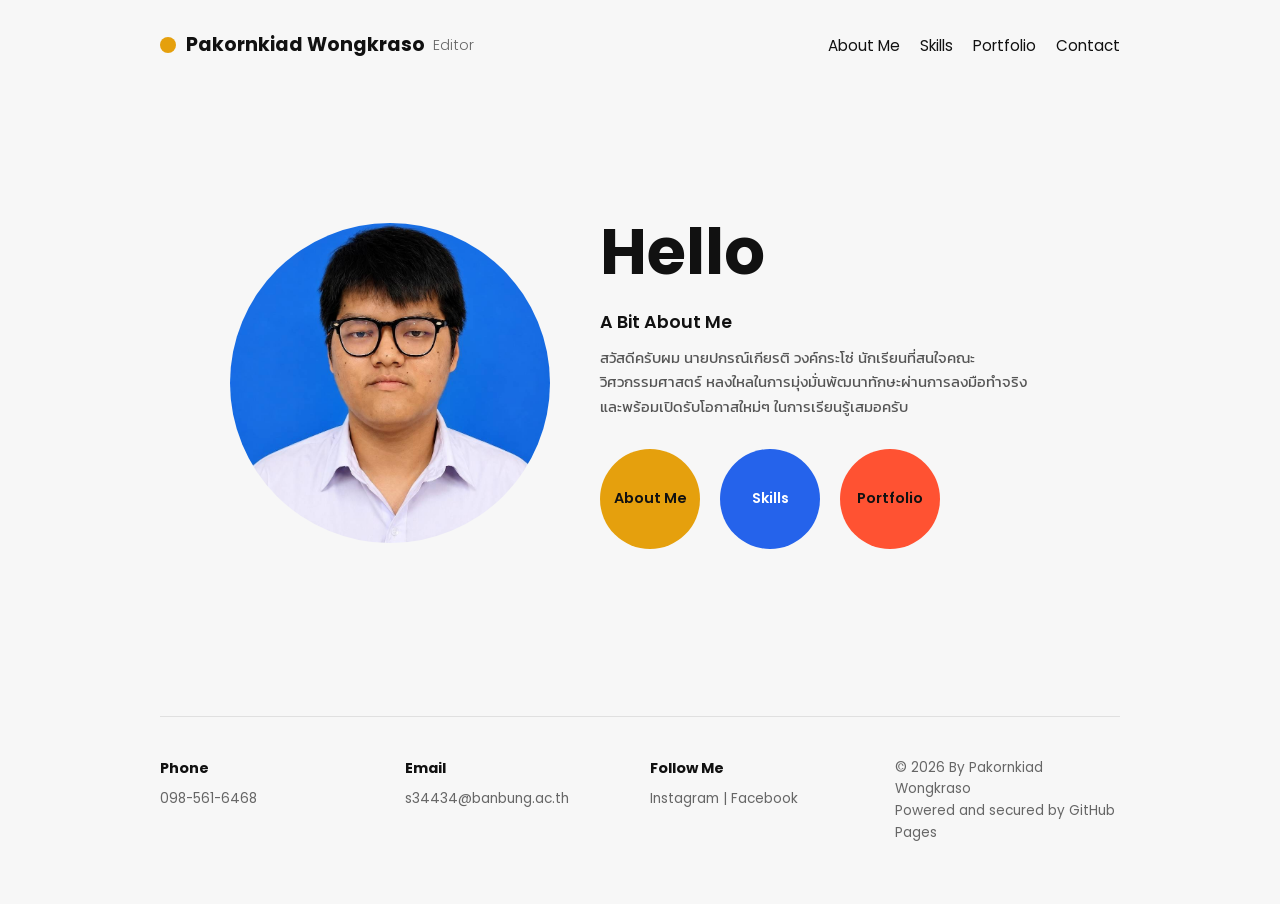
<file: index.html>
<!DOCTYPE html>
<html lang="th">
<head>
  <meta charset="UTF-8">
  <meta name="viewport" content="width=device-width, initial-scale=1.0">
  <title>Pakornkiad Wongkraso - Home</title>
  <link href="https://fonts.googleapis.com/css2?family=Kanit:wght@300;400;600&family=Poppins:wght@300;400;600;700&display=swap" rel="stylesheet">
  <link rel="stylesheet" href="style.css">
</head>
<body>

  <div class="container">
    <nav>
      <a href="index.html" class="logo">
        <div class="logo-dot"></div>
        Pakornkiad Wongkraso <span>Editor</span>
      </a>
      <ul class="nav-links">
        <li><a href="about.html">About Me</a></li>
        <li><a href="skills.html">Skills</a></li>
        <li><a href="portfolio.html">Portfolio</a></li>
        <li><a href="contact.html">Contact</a></li>
      </ul>
    </nav>

    <section class="hero">
      <div class="hero-img-container">
        <img src="profile.jpg" alt="Profile">
      </div>
      <div class="hero-content">
        <h1>Hello</h1>
        <h3>A Bit About Me</h3>
        <p>สวัสดีครับผม นายปกรณ์เกียรติ วงค์กระโซ่ นักเรียนที่สนใจคณะ วิศวกรรมศาสตร์ หลงใหลในการมุ่งมั่นพัฒนาทักษะผ่านการลงมือทำจริง และพร้อมเปิดรับโอกาสใหม่ๆ ในการเรียนรู้เสมอครับ</p>
        <div class="circle-buttons">
          <a href="about.html" class="btn-circle btn-yellow">About Me</a>
          <a href="skills.html" class="btn-circle btn-blue">Skills</a>
          <a href="portfolio.html" class="btn-circle btn-red">Portfolio</a>
        </div>
      </div>
    </section>

    <footer>
      <div class="footer-grid">
        <div class="footer-col">
          <h4>Phone</h4>
          <p>098-561-6468</p>
        </div>
        <div class="footer-col">
          <h4>Email</h4>
          <p>s34434@banbung.ac.th</p>
        </div>
        <div class="footer-col">
          <h4>Follow Me</h4>
          <p><a href="https://www.instagram.com/pakornkiad.w?stkn=eTB2OW9nMTAybW9l" target="_blank" rel="noopener noreferrer">Instagram</a> | 
  <a href="https://www.facebook.com/share/18WKj91gMg/" target="_blank" rel="noopener noreferrer">Facebook</a></p>
        </div>
        <div class="footer-col">
          <p>© 2026 By Pakornkiad Wongkraso<br>Powered and secured by GitHub Pages</p>
        </div>
      </div>
    </footer>
  </div>

</body>
</html>
</file>
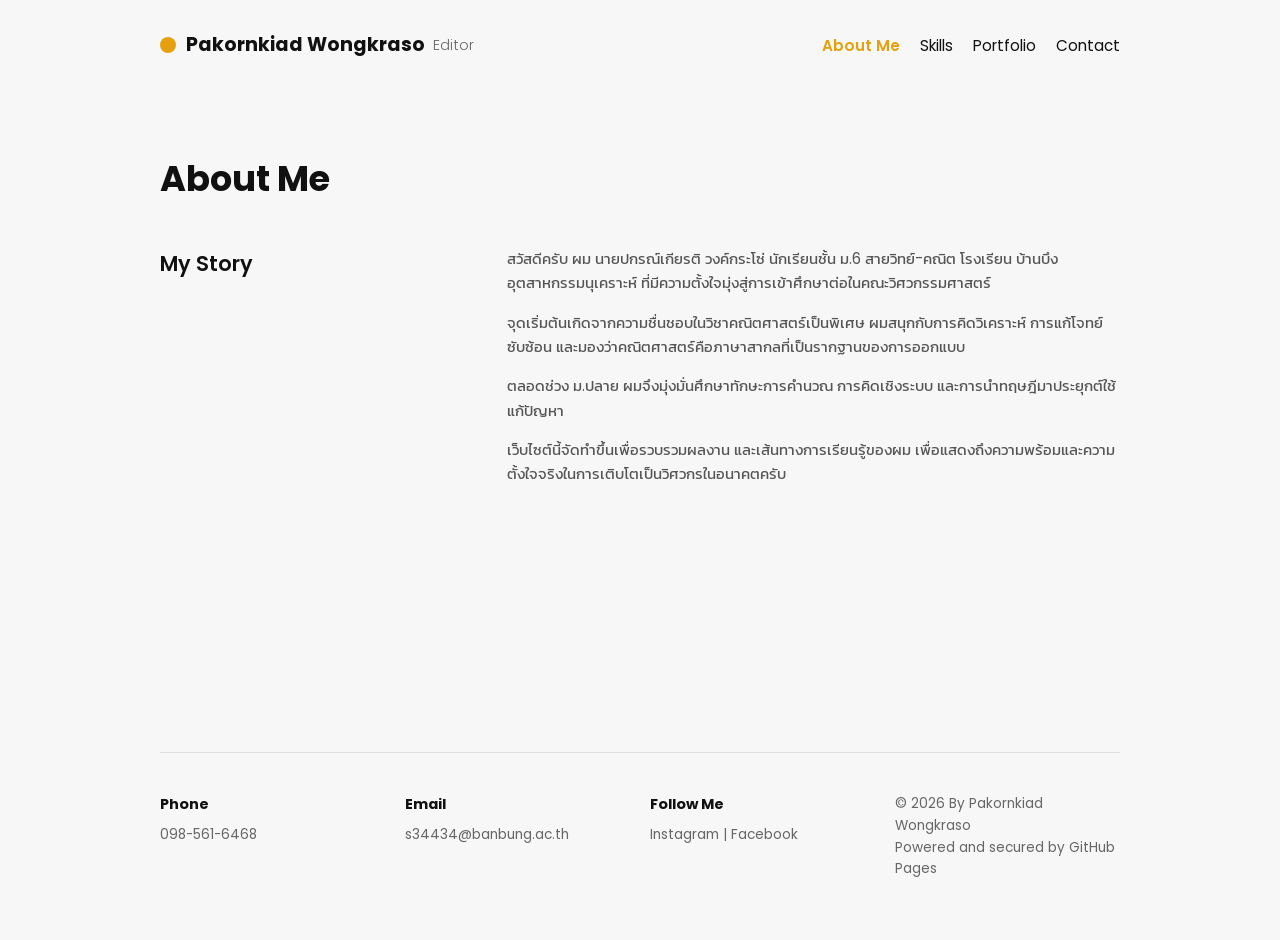
<file: about.html>
<!DOCTYPE html>
<html lang="th">
<head>
  <meta charset="UTF-8">
  <meta name="viewport" content="width=device-width, initial-scale=1.0">
  <title>Pakornkiad Wongkraso - About Me</title>
  <link href="https://fonts.googleapis.com/css2?family=Kanit:wght@300;400;600&family=Poppins:wght@300;400;600;700&display=swap" rel="stylesheet">
  <link rel="stylesheet" href="style.css">
</head>
<body>

  <div class="container">
    <nav>
      <a href="index.html" class="logo">
        <div class="logo-dot"></div>
        Pakornkiad Wongkraso <span>Editor</span>
      </a>
      <ul class="nav-links">
        <li><a href="about.html" class="active">About Me</a></li>
        <li><a href="skills.html">Skills</a></li>
        <li><a href="portfolio.html">Portfolio</a></li>
        <li><a href="contact.html">Contact</a></li>
      </ul>
    </nav>

    <section>
      <h2 class="section-title">About Me</h2>
      <div class="about-grid">
        <div>
          <h3>My Story</h3>
        </div>
        <div>
          <p>สวัสดีครับ ผม นายปกรณ์เกียรติ วงค์กระโซ่ นักเรียนชั้น ม.6 สายวิทย์-คณิต โรงเรียน บ้านบึงอุตสาหกรรมนุเคราะห์ ที่มีความตั้งใจมุ่งสู่การเข้าศึกษาต่อในคณะวิศวกรรมศาสตร์</p>
          <p>จุดเริ่มต้นเกิดจากความชื่นชอบในวิชาคณิตศาสตร์เป็นพิเศษ ผมสนุกกับการคิดวิเคราะห์ การแก้โจทย์ซับซ้อน และมองว่าคณิตศาสตร์คือภาษาสากลที่เป็นรากฐานของการออกแบบ</p>
          <p>ตลอดช่วง ม.ปลาย ผมจึงมุ่งมั่นศึกษาทักษะการคำนวณ การคิดเชิงระบบ และการนำทฤษฎีมาประยุกต์ใช้แก้ปัญหา</p>
          <p>เว็บไซต์นี้จัดทำขึ้นเพื่อรวบรวมผลงาน และเส้นทางการเรียนรู้ของผม เพื่อแสดงถึงความพร้อมและความตั้งใจจริงในการเติบโตเป็นวิศวกรในอนาคตครับ</p>
        </div>
      </div>
    </section>

    <footer>
      <div class="footer-grid">
        <div class="footer-col">
          <h4>Phone</h4>
          <p>098-561-6468</p>
        </div>
        <div class="footer-col">
          <h4>Email</h4>
          <p>s34434@banbung.ac.th</p>
        </div>
        <div class="footer-col">
          <h4>Follow Me</h4>
          <p><a href="https://www.instagram.com/pakornkiad.w?stkn=eTB2OW9nMTAybW9l" target="_blank" rel="noopener noreferrer">Instagram</a> | 
  <a href="https://www.facebook.com/share/18WKj91gMg/" target="_blank" rel="noopener noreferrer">Facebook</a></p>
        </div>
        <div class="footer-col">
          <p>© 2026 By Pakornkiad Wongkraso<br>Powered and secured by GitHub Pages</p>
        </div>
      </div>
    </footer>
  </div>

</body>
</html>
</file>
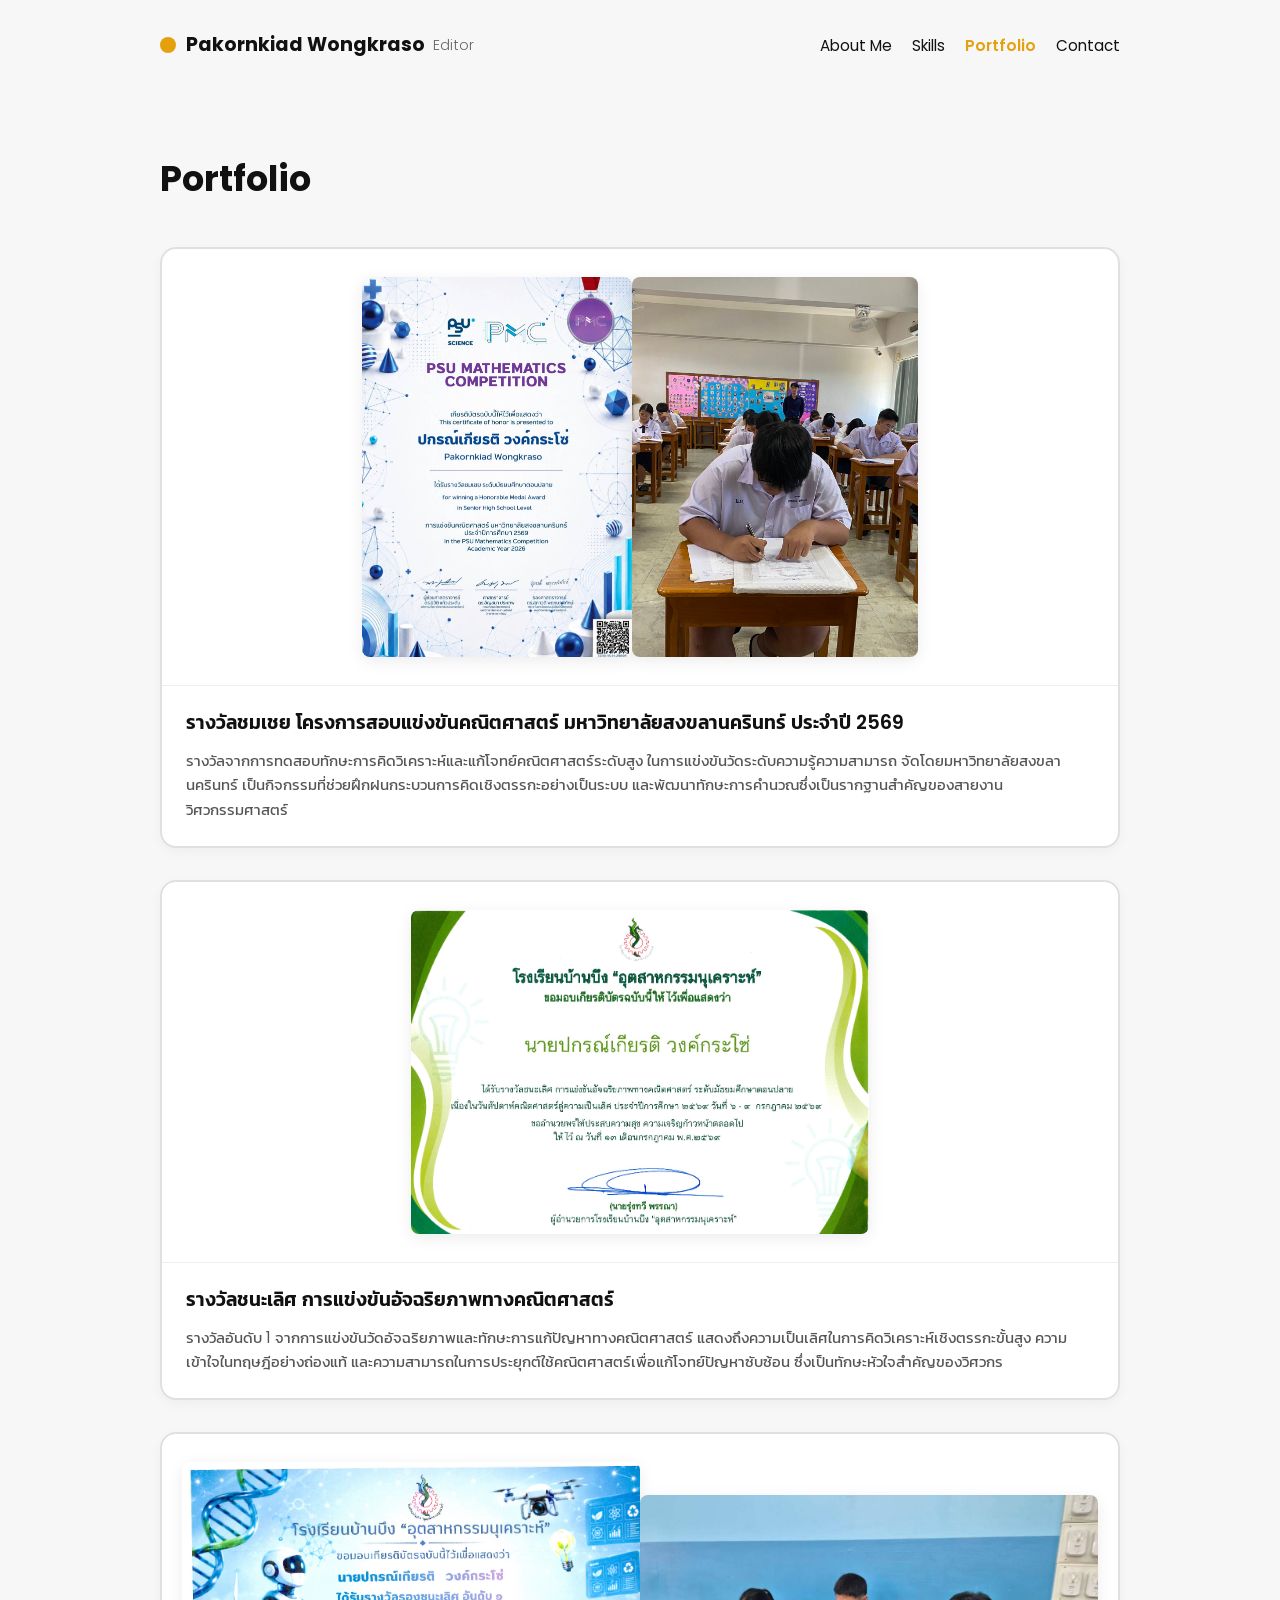
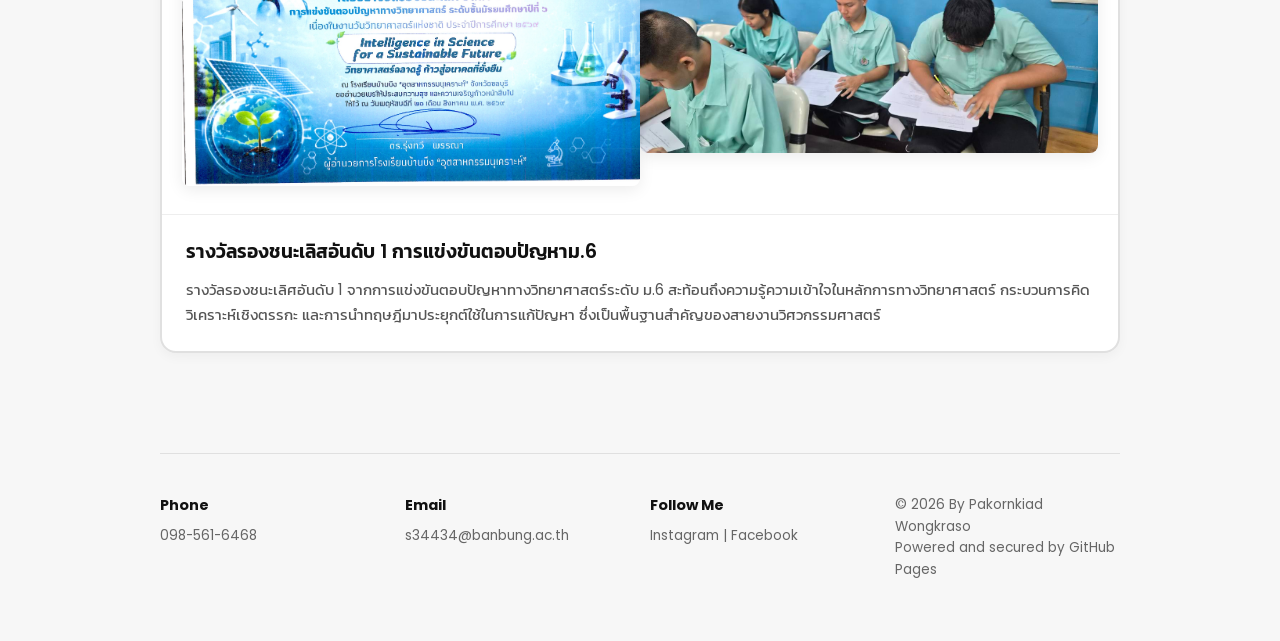
<file: portfolio.html>
<!DOCTYPE html>
<html lang="th">
<head>
  <meta charset="UTF-8">
  <meta name="viewport" content="width=device-width, initial-scale=1.0">
  <title>Pakornkiad Wongkraso - Portfolio</title>
  <link href="https://fonts.googleapis.com/css2?family=Kanit:wght@300;400;600&family=Poppins:wght@300;400;600;700&display=swap" rel="stylesheet">
  <link rel="stylesheet" href="style.css">
</head>
<body>

  <div class="container">
    <nav>
      <a href="index.html" class="logo">
        <div class="logo-dot"></div>
        Pakornkiad Wongkraso <span>Editor</span>
      </a>
      <ul class="nav-links">
        <li><a href="about.html">About Me</a></li>
        <li><a href="skills.html">Skills</a></li>
        <li><a href="portfolio.html" class="active">Portfolio</a></li>
        <li><a href="contact.html">Contact</a></li>
      </ul>
    </nav>

    <section>
      <h2 class="section-title">Portfolio</h2>

      <div class="portfolio-container">
        <!-- Portfolio 01 -->
        <div class="portfolio-item">
          <div class="portfolio-img">
            <img src="image_01.jpg" alt="Portfolio 01">
            <img src="8928.jpg" alt="Portfolio 01-1">
          </div>
          <div class="portfolio-info">
            <h3>รางวัลชมเชย โครงการสอบแข่งขันคณิตศาสตร์ มหาวิทยาลัยสงขลานครินทร์ ประจำปี 2569</h3>
            <p>รางวัลจากการทดสอบทักษะการคิดวิเคราะห์และแก้โจทย์คณิตศาสตร์ระดับสูง ในการแข่งขันวัดระดับความรู้ความสามารถ จัดโดยมหาวิทยาลัยสงขลานครินทร์ เป็นกิจกรรมที่ช่วยฝึกฝนกระบวนการคิดเชิงตรรกะอย่างเป็นระบบ และพัฒนาทักษะการคำนวณซึ่งเป็นรากฐานสำคัญของสายงานวิศวกรรมศาสตร์</p>
          </div>
        </div>

        <!-- Portfolio 02 -->
        <div class="portfolio-item">
          <div class="portfolio-img">
            <img src="image_02.jpg" alt="Portfolio 02">
          </div>
          <div class="portfolio-info">
            <h3>รางวัลชนะเลิศ การแข่งขันอัจฉริยภาพทางคณิตศาสตร์</h3>
            <p>รางวัลอันดับ 1 จากการแข่งขันวัดอัจฉริยภาพและทักษะการแก้ปัญหาทางคณิตศาสตร์ แสดงถึงความเป็นเลิศในการคิดวิเคราะห์เชิงตรรกะขั้นสูง ความเข้าใจในทฤษฎีอย่างถ่องแท้ และความสามารถในการประยุกต์ใช้คณิตศาสตร์เพื่อแก้โจทย์ปัญหาซับซ้อน ซึ่งเป็นทักษะหัวใจสำคัญของวิศวกร</p>
          </div>
        </div>

        <!-- Portfolio 03 -->
        <div class="portfolio-item">
          <div class="portfolio-img">
            <img src="image_03.jpg" alt="Portfolio 03">
            <img src="8929.jpg" alt="Portfolio 03-1">
          </div>
          <div class="portfolio-info">
            <h3>รางวัลรองชนะเลิสอันดับ 1 การแข่งขันตอบปัญหาม.6</h3>
            <p>รางวัลรองชนะเลิศอันดับ 1 จากการแข่งขันตอบปัญหาทางวิทยาศาสตร์ระดับ ม.6 สะท้อนถึงความรู้ความเข้าใจในหลักการทางวิทยาศาสตร์ กระบวนการคิดวิเคราะห์เชิงตรรกะ และการนำทฤษฎีมาประยุกต์ใช้ในการแก้ปัญหา ซึ่งเป็นพื้นฐานสำคัญของสายงานวิศวกรรมศาสตร์</p>
          </div>
        </div>
      </div>
    </section>

    <footer>
      <div class="footer-grid">
        <div class="footer-col">
          <h4>Phone</h4>
          <p>098-561-6468</p>
        </div>
        <div class="footer-col">
          <h4>Email</h4>
          <p>s34434@banbung.ac.th</p>
        </div>
        <div class="footer-col">
          <h4>Follow Me</h4>
          <p><a href="https://www.instagram.com/pakornkiad.w?stkn=eTB2OW9nMTAybW9l" target="_blank" rel="noopener noreferrer">Instagram</a> | 
  <a href="https://www.facebook.com/share/18WKj91gMg/" target="_blank" rel="noopener noreferrer">Facebook</a></p>
        </div>
        <div class="footer-col">
          <p>© 2026 By Pakornkiad Wongkraso<br>Powered and secured by GitHub Pages</p>
        </div>
      </div>
    </footer>
  </div>

</body>
</html>
</file>
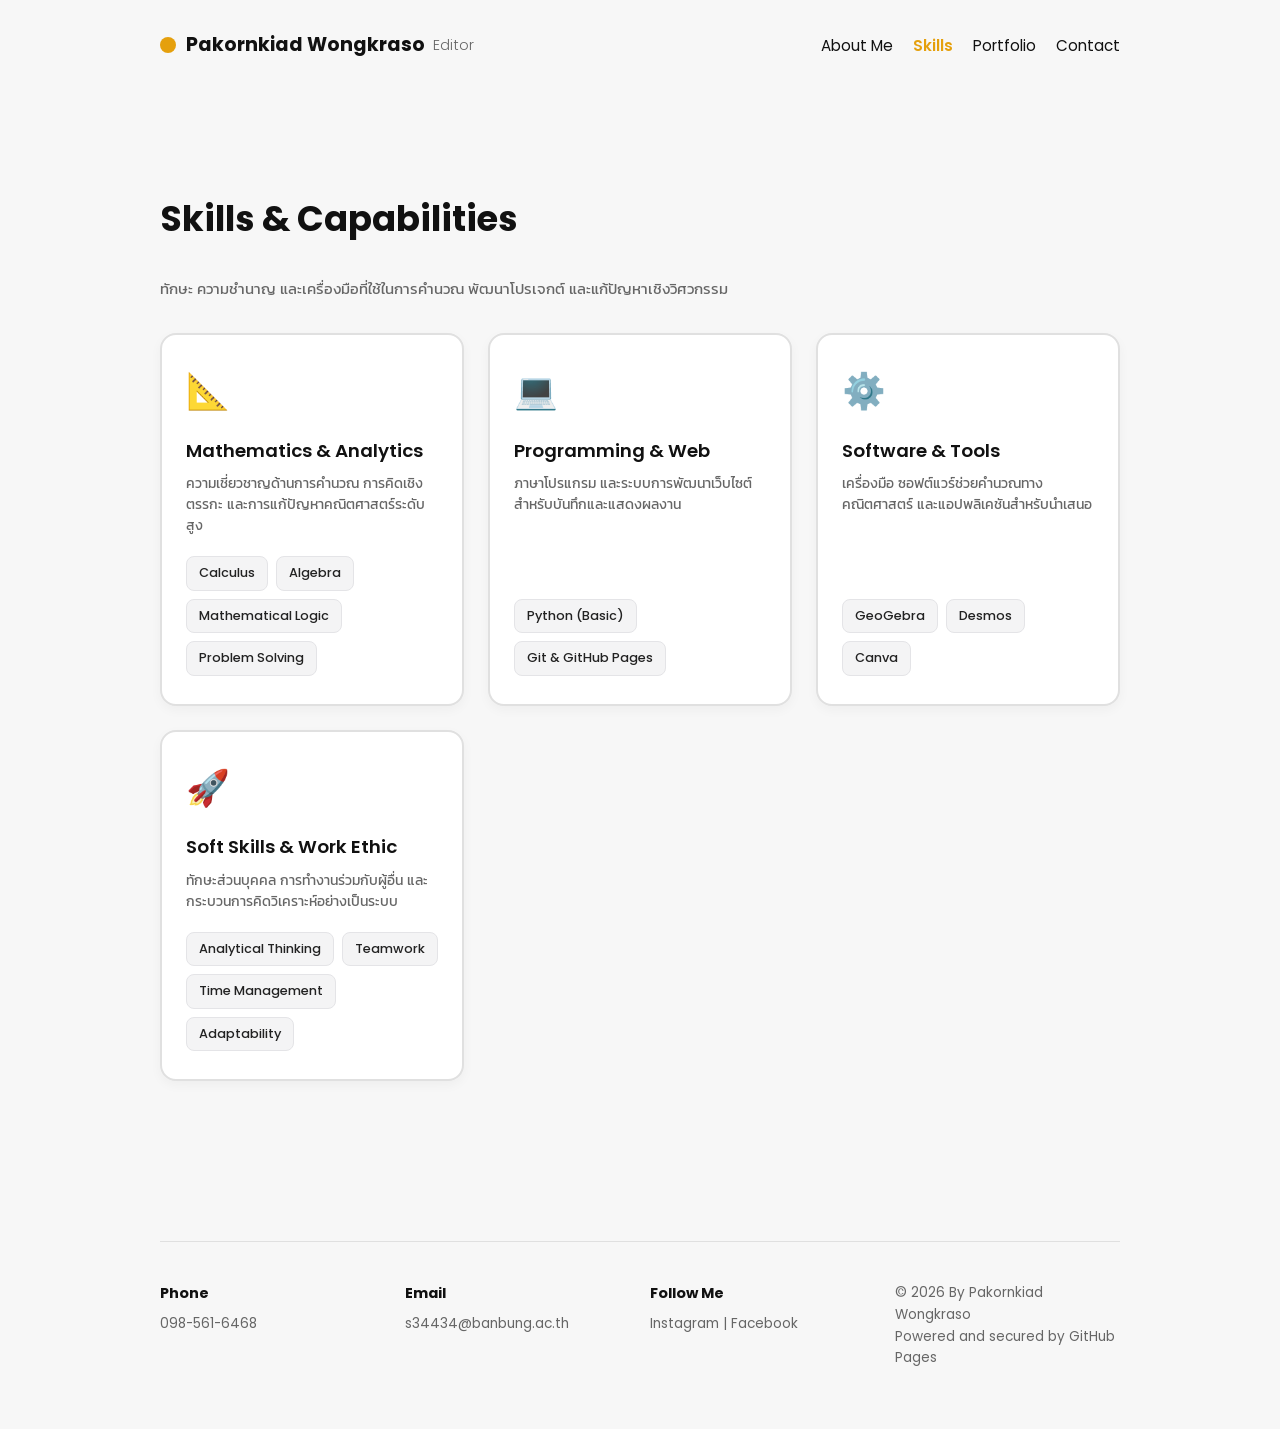
<file: skills.html>
<!DOCTYPE html>
<html lang="th">
<head>
  <meta charset="UTF-8">
  <meta name="viewport" content="width=device-width, initial-scale=1.0">
  <title>Pakornkiad Wongkraso - Skills</title>
  <link href="https://fonts.googleapis.com/css2?family=Kanit:wght@300;400;600&family=Poppins:wght@300;400;600;700&display=swap" rel="stylesheet">
  <link rel="stylesheet" href="style.css">
</head>
<body>

  <div class="container">
    <nav>
      <a href="index.html" class="logo">
        <div class="logo-dot"></div>
        Pakornkiad Wongkraso <span>Editor</span>
      </a>
      <ul class="nav-links">
        <li><a href="about.html">About Me</a></li>
        <li><a href="skills.html" class="active">Skills</a></li>
        <li><a href="portfolio.html">Portfolio</a></li>
        <li><a href="contact.html">Contact</a></li>
      </ul>
    </nav>

    <section style="margin-top: 40px;">
      <h2 class="section-title">Skills & Capabilities</h2>
      <p class="section-subtitle">ทักษะ ความชำนาญ และเครื่องมือที่ใช้ในการคำนวณ พัฒนาโปรเจกต์ และแก้ปัญหาเชิงวิศวกรรม</p>

      <div class="skills-grid">
        <!-- Card 1: Math & Science -->
        <div class="skills-card">
          <div class="skills-card-icon">📐</div>
          <h3>Mathematics & Analytics</h3>
          <p>ความเชี่ยวชาญด้านการคำนวณ การคิดเชิงตรรกะ และการแก้ปัญหาคณิตศาสตร์ระดับสูง</p>
          <div class="tag-container">
            <span class="skill-tag">Calculus</span>
            <span class="skill-tag">Algebra</span>
            <span class="skill-tag">Mathematical Logic</span>
            <span class="skill-tag">Problem Solving</span>
          </div>
        </div>

        <!-- Card 2: Programming & Web -->
        <div class="skills-card">
          <div class="skills-card-icon">💻</div>
          <h3>Programming & Web</h3>
          <p>ภาษาโปรแกรม และระบบการพัฒนาเว็บไซต์สำหรับบันทึกและแสดงผลงาน</p>
          <div class="tag-container">
            <span class="skill-tag">Python (Basic)</span>
            <span class="skill-tag">Git & GitHub Pages</span>
          </div>
        </div>

        <!-- Card 3: Engineering Tools -->
        <div class="skills-card">
          <div class="skills-card-icon">⚙️</div>
          <h3>Software & Tools</h3>
          <p>เครื่องมือ ซอฟต์แวร์ช่วยคำนวณทางคณิตศาสตร์ และแอปพลิเคชันสำหรับนำเสนอ</p>
          <div class="tag-container">
            <span class="skill-tag">GeoGebra</span>
            <span class="skill-tag">Desmos</span>
            <span class="skill-tag">Canva</span>
          </div>
        </div>

        <!-- Card 4: Soft Skills -->
        <div class="skills-card">
          <div class="skills-card-icon">🚀</div>
          <h3>Soft Skills & Work Ethic</h3>
          <p>ทักษะส่วนบุคคล การทำงานร่วมกับผู้อื่น และกระบวนการคิดวิเคราะห์อย่างเป็นระบบ</p>
          <div class="tag-container">
            <span class="skill-tag">Analytical Thinking</span>
            <span class="skill-tag">Teamwork</span>
            <span class="skill-tag">Time Management</span>
            <span class="skill-tag">Adaptability</span>
          </div>
        </div>
      </div>
    </section>

    <footer>
      <div class="footer-grid">
        <div class="footer-col">
          <h4>Phone</h4>
          <p>098-561-6468</p>
        </div>
        <div class="footer-col">
          <h4>Email</h4>
          <p>s34434@banbung.ac.th</p>
        </div>
        <div class="footer-col">
          <h4>Follow Me</h4>
          <p>
            <a href="https://www.instagram.com/pakornkiad.w?stkn=eTB2OW9nMTAybW9l" target="_blank" rel="noopener noreferrer">Instagram</a> | 
            <a href="https://www.facebook.com/share/18WKj91gMg/" target="_blank" rel="noopener noreferrer">Facebook</a>
          </p>
        </div>
        <div class="footer-col">
          <p>© 2026 By Pakornkiad Wongkraso<br>Powered and secured by GitHub Pages</p>
        </div>
      </div>
    </footer>
  </div>

</body>
</html>
</file>
<file: style.css>
* {
  box-sizing: border-box;
  margin: 0;
  padding: 0;
}

body {
  font-family: 'Poppins', 'Kanit', sans-serif;
  background-color: #f7f7f7;
  color: #111111;
  line-height: 1.6;
}

.container {
  max-width: 1000px;
  margin: 0 auto;
  padding: 0 20px;
}

/* --- Navigation --- */
nav {
  display: flex;
  justify-content: space-between;
  align-items: center;
  padding: 30px 0;
  background-color: #f7f7f7;
  position: sticky;
  top: 0;
  z-index: 100;
}

.logo {
  display: flex;
  align-items: center;
  font-weight: 700;
  font-size: 1.2rem;
  text-decoration: none;
  color: #111;
}

.logo-dot {
  width: 16px;
  height: 16px;
  background-color: #e5a00d;
  border-radius: 50%;
  margin-right: 10px;
}

.logo span {
  font-weight: 300;
  color: #666;
  font-size: 0.9rem;
  margin-left: 8px;
}

.nav-links {
  display: flex;
  list-style: none;
  gap: 20px;
}

.nav-links a {
  text-decoration: none;
  color: #111;
  font-size: 0.95rem;
  font-weight: 400;
  transition: color 0.3s;
}

.nav-links a:hover,
.nav-links a.active {
  color: #e5a00d;
  font-weight: 600;
}

/* --- Sections General --- */
section {
  padding: 60px 0;
}

/* --- Hero Section (index.html) --- */
.hero {
  display: flex;
  align-items: center;
  justify-content: center;
  gap: 50px;
  min-height: 65vh;
}

.hero-img-container {
  width: 320px;
  height: 320px;
  border-radius: 50%;
  overflow: hidden;
  flex-shrink: 0;
}

.hero-img-container img {
  width: 100%;
  height: 100%;
  object-fit: cover;
}

.hero-content {
  max-width: 450px;
}

.hero-content h1 {
  font-size: 4rem;
  font-weight: 700;
  line-height: 1.1;
  margin-bottom: 20px;
}

.hero-content h3 {
  font-size: 1.1rem;
  font-weight: 600;
  margin-bottom: 10px;
}

.hero-content p {
  color: #555;
  font-size: 0.95rem;
  margin-bottom: 30px;
}

.circle-buttons {
  display: flex;
  gap: 20px;
}

.btn-circle {
  width: 100px;
  height: 100px;
  border-radius: 50%;
  display: flex;
  justify-content: center;
  align-items: center;
  text-decoration: none;
  color: #111;
  font-weight: 600;
  font-size: 0.9rem;
  transition: transform 0.2s;
}

.btn-circle:hover {
  transform: scale(1.05);
}

.btn-yellow { background-color: #e5a00d; }
.btn-red { background-color: #ff5232; }

/* --- About Section (about.html) --- */
.section-title {
  font-size: 2.2rem;
  font-weight: 700;
  margin-bottom: 40px;
}

.about-grid {
  display: grid;
  grid-template-columns: 1fr 2fr;
  gap: 40px;
  min-height: 45vh;
}

.about-grid h3 {
  font-size: 1.3rem;
  font-weight: 600;
}

.about-grid p {
  color: #555;
  margin-bottom: 15px;
  font-size: 0.95rem;
}

/* --- Portfolio Card Layout (1 การ์ด/แถว + รูปขยายตามจริง) --- */
.portfolio-container {
  display: grid;
  grid-template-columns: 1fr;
  gap: 32px;
  margin-top: 30px;
}

.portfolio-item {
  background: #ffffff;
  border: 2px solid #e0e0e0;
  border-radius: 16px;
  overflow: hidden;
  display: flex;
  flex-direction: column;
  transition: all 0.3s cubic-bezier(0.16, 1, 0.3, 1);
  box-shadow: 0 4px 12px rgba(0, 0, 0, 0.04);
}

.portfolio-item:hover {
  transform: translateY(-8px);
  border-color: #111111;
  box-shadow: 0 16px 32px rgba(0, 0, 0, 0.1);
}

.portfolio-img {
  width: 100%;
  background-color: #f9fa0f2; /* สีพื้นหลังช่วยขับให้รูปโดดเด่น */
  display: flex;
  justify-content: center;
  align-items: center;
  padding: 28px 20px; /* เว้นระยะรอบรูป */
  border-bottom: 1px solid #eee;
}

.portfolio-img img {
  max-width: 50%; /* ปรับลดขนาดความกว้างภาพ (ปรับเป็น 60% - 80% ตามชอบได้ครับ) */
  max-height: 380px; /* จำกัดความสูงไม่ให้รูปยืดสูงเกินไป */
  width: auto;
  height: auto;
  border-radius: 8px; /* ความโค้งมนของขอบรูป */
  box-shadow: 0 4px 16px rgba(0, 0, 0, 0.08); /* เงาบางๆ ให้รูปดูลอยนวล */
  transition: transform 0.3s ease;
}

.portfolio-item:hover .portfolio-img img {
  transform: scale(1.03); /* เอฟเฟกต์ขยายเล็กน้อยตอน hover */
}
.portfolio-info {
  padding: 24px;
  display: flex;
  flex-direction: column;
  justify-content: space-between;
  flex-grow: 1;
}

.portfolio-info h3 {
  font-size: 1.2rem;
  font-weight: 600;
  color: #111;
  margin-bottom: 12px;
  line-height: 1.4;
}

.portfolio-info p {
  font-size: 0.95rem;
  color: #555;
  line-height: 1.6;
}

/* --- Footer --- */
footer {
  padding: 40px 0 60px;
  border-top: 1px solid #e0e0e0;
  margin-top: 40px;
}

.footer-grid {
  display: grid;
  grid-template-columns: repeat(4, 1fr);
  gap: 20px;
  font-size: 0.85rem;
}

.footer-col h4 {
  font-size: 0.9rem;
  margin-bottom: 8px;
}

.footer-col p, .footer-col a {
  color: #666;
  text-decoration: none;
}

.footer-col a:hover {
  color: #111;
}

/* Responsive */
@media (max-width: 768px) {
  .hero {
    flex-direction: column;
    text-align: center;
  }
  .circle-buttons {
    justify-content: center;
  }
  .about-grid, .portfolio-item, .footer-grid {
    grid-template-columns: 1fr;
  }
}

/* --- Contact Popup Styling --- */
.contact-page-bg {
  min-height: 100vh;
  position: relative;
  overflow: hidden;
}

/* พื้นหลังมืดและเบลอ (Backdrop Blur) */
.popup-overlay {
  position: fixed;
  top: 0;
  left: 0;
  width: 100%;
  height: 100%;
  background: rgba(0, 0, 0, 0.4);
  backdrop-filter: blur(8px);
  display: flex;
  justify-content: center;
  align-items: center;
  z-index: 999;
  padding: 20px;
}

/* กล่อง Popup เด้งขึ้นมา */
.popup-card {
  background: #ffffff;
  width: 100%;
  max-width: 440px;
  border-radius: 24px;
  padding: 32px 28px;
  box-shadow: 0 20px 50px rgba(0, 0, 0, 0.2);
  border: 1px solid rgba(255, 255, 255, 0.8);
  
  /* Animation เด้งขยาย */
  animation: popupScale 0.4s cubic-bezier(0.175, 0.885, 0.32, 1.275) forwards;
}

@keyframes popupScale {
  0% {
    opacity: 0;
    transform: scale(0.85) translateY(20px);
  }
  100% {
    opacity: 1;
    transform: scale(1) translateY(0);
  }
}

.popup-header {
  text-align: center;
  margin-bottom: 24px;
}

.popup-header .badge {
  background: #f0f0f0;
  color: #666;
  font-size: 0.75rem;
  font-weight: 700;
  letter-spacing: 1.5px;
  padding: 6px 12px;
  border-radius: 20px;
  display: inline-block;
  margin-bottom: 10px;
}

.popup-header h2 {
  font-size: 1.5rem;
  color: #111;
  margin-bottom: 6px;
}

.popup-header p {
  font-size: 0.88rem;
  color: #777;
}

.popup-actions {
  display: flex;
  flex-direction: column;
  gap: 12px;
}

/* ปุ่มการกระทำ (Action Card) */
.contact-action-btn {
  display: flex;
  align-items: center;
  padding: 14px 18px;
  background: #f9f9f9;
  border: 1.5px solid #eee;
  border-radius: 16px;
  text-decoration: none;
  color: #111;
  transition: all 0.25s ease;
}

.contact-action-btn:hover {
  transform: translateX(4px) translateY(-2px);
  background: #ffffff;
  border-color: #111;
  box-shadow: 0 8px 20px rgba(0, 0, 0, 0.08);
}

.btn-icon {
  font-size: 1.4rem;
  margin-right: 14px;
  width: 32px;
  text-align: center;
}

.btn-text {
  display: flex;
  flex-direction: column;
  flex-grow: 1;
}

.btn-text .title {
  font-size: 0.95rem;
  font-weight: 600;
  color: #111;
}

.btn-text .detail {
  font-size: 0.8rem;
  color: #666;
}

.arrow {
  font-size: 1.1rem;
  color: #aaa;
  transition: transform 0.25s ease, color 0.25s ease;
}

.contact-action-btn:hover .arrow {
  color: #111;
  transform: translate(2px, -2px);
}

.popup-footer {
  text-align: center;
  margin-top: 24px;
  padding-top: 16px;
  border-top: 1px solid #f0f0f0;
}

.back-home-btn {
  color: #888;
  font-size: 0.85rem;
  text-decoration: none;
  font-weight: 600;
  transition: color 0.2s ease;
}

.back-home-btn:hover {
  color: #111;
}
/* --- Skills Section Styling --- */
.section-subtitle {
  color: #666666;
  font-size: 0.95rem;
  margin-top: -10px;
  margin-bottom: 32px;
}

.skills-grid {
  display: grid;
  grid-template-columns: repeat(auto-fit, minmax(260px, 1fr));
  gap: 24px;
  margin-bottom: 60px;
}

.skills-card {
  background: #ffffff;
  border: 2px solid #e0e0e0;
  border-radius: 16px;
  padding: 28px 24px;
  transition: all 0.3s cubic-bezier(0.16, 1, 0.3, 1);
  display: flex;
  flex-direction: column;
  box-shadow: 0 4px 12px rgba(0, 0, 0, 0.04);
}

.skills-card:hover {
  transform: translateY(-6px);
  border-color: #111111;
  box-shadow: 0 16px 32px rgba(0, 0, 0, 0.08);
}

.skills-card-icon {
  font-size: 2.2rem;
  margin-bottom: 16px;
}

.skills-card h3 {
  font-size: 1.15rem;
  font-weight: 600;
  color: #111111;
  margin-bottom: 8px;
}

.skills-card p {
  font-size: 0.88rem;
  color: #666666;
  line-height: 1.5;
  margin-bottom: 20px;
  flex-grow: 1;
}

.tag-container {
  display: flex;
  flex-wrap: wrap;
  gap: 8px;
}

.skill-tag {
  background: #f4f4f5;
  color: #222222;
  border: 1px solid #e4e4e7;
  border-radius: 8px;
  padding: 6px 12px;
  font-size: 0.8rem;
  font-weight: 500;
  transition: all 0.2s ease;
}

.skills-card:hover .skill-tag {
  background: #111111;
  color: #ffffff;
  border-color: #111111;
}
/* สีปุ่ม Skills */
.btn-circle.btn-blue {
  background-color: #2563eb;
  color: #ffffff;
}

.btn-circle.btn-blue:hover {
  background-color: #1d4ed8;
  transform: translateY(-3px);
  box-shadow: 0 8px 16px rgba(37, 99, 235, 0.3);
}
</file>
